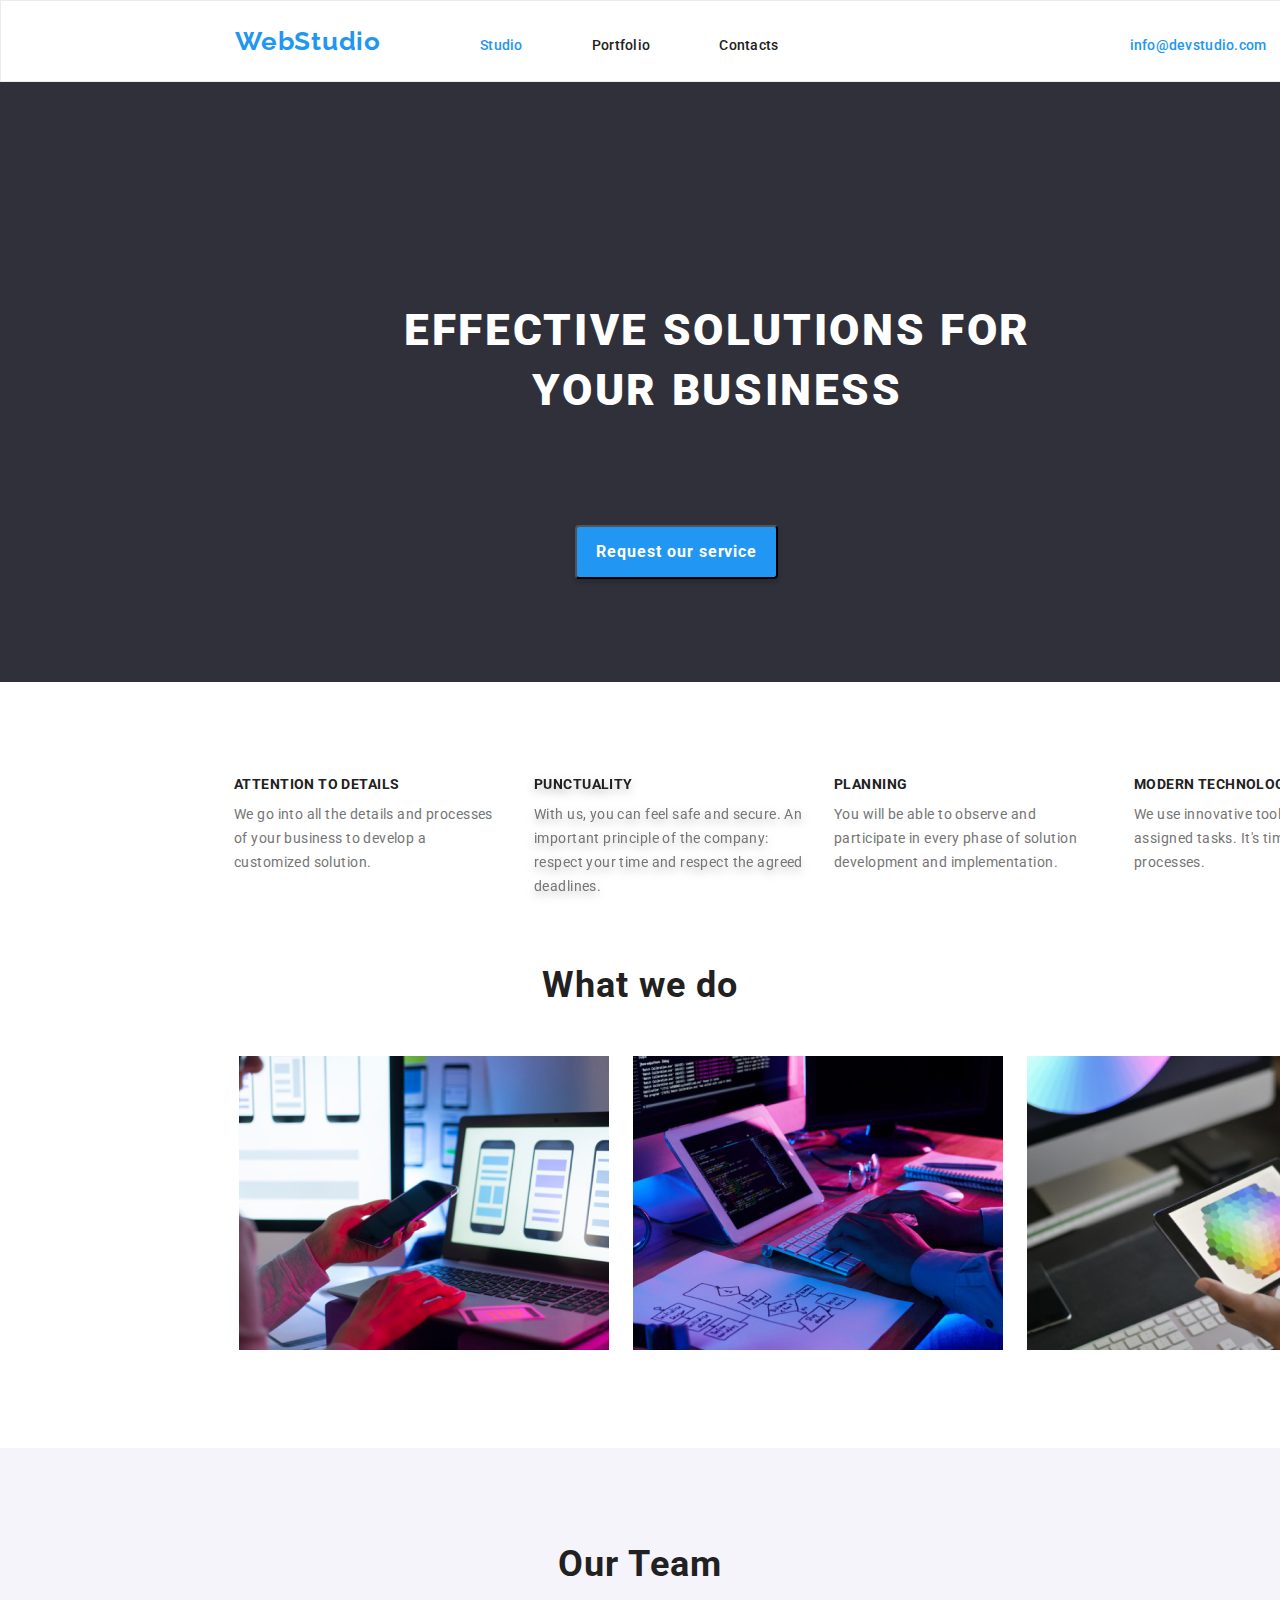
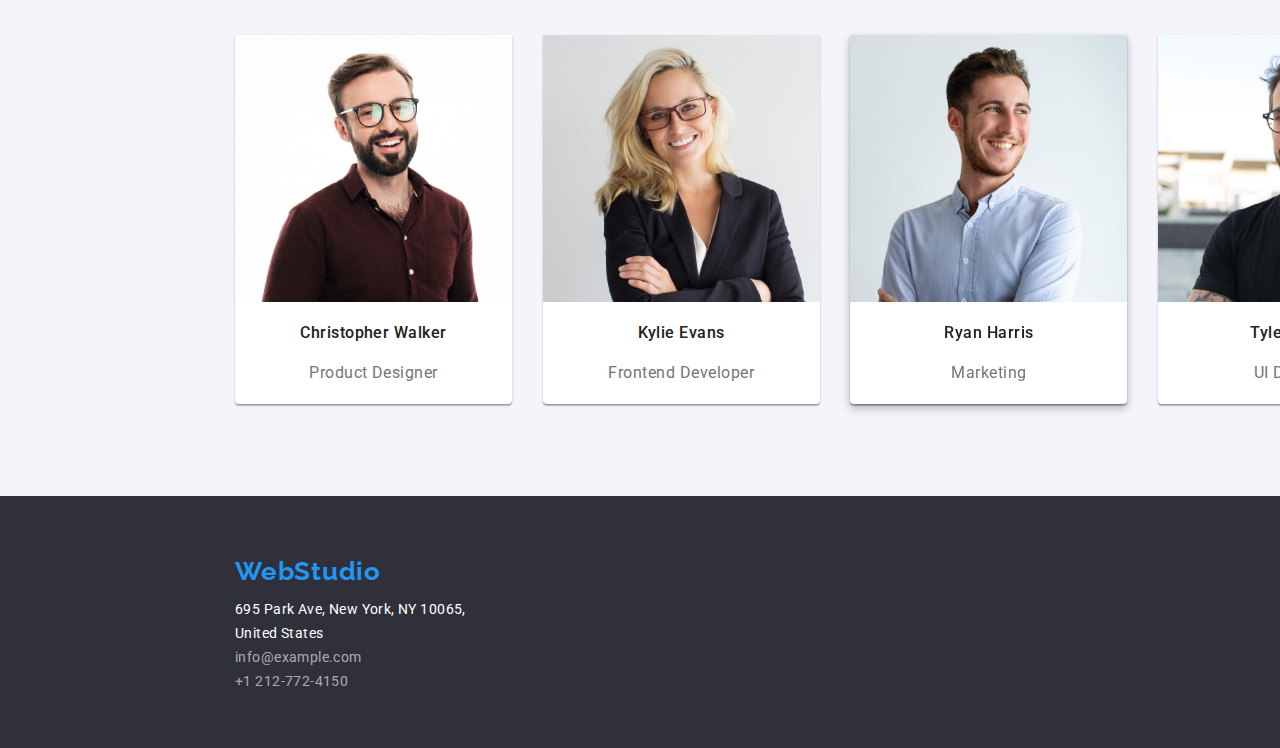
<file: index.html>
<!DOCTYPE html>
<html lang="en">
  <head>
    <meta charset="UTF-8" />
    <meta http-equiv="X-UA-Compatible" content="IE=edge" />
    <meta name="viewport" content="width=device-width, initial-scale=1.0" />
    <link rel="stylesheet" href="css/style.css" />
    <title>Document</title>
  </head>
  <body>
    <header>
      <nav class="nav-container">
        <ul class="nav-links-list">
          <li>
            <a href="index.html" class="nav-logo">WebStudio</a>
          </li>
          <li class="nav-links">
            <a href="index.html" class="current">Studio</a>
          </li>
          <li class="nav-links">
            <a href="portfolio.html">Portfolio</a>
          </li>
          <li class="nav-right" style="padding-right: 347px">
            <a href="#">Contacts</a>
          </li>
          <li class="nav-right-color" style="padding-right: 51px">
            <a href="#" class="current">info@devstudio.com</a>
          </li>
          <li class="nav-right-color">
            <a href="#">+1 212-772-4150</a>
          </li>
        </ul>
      </nav>
    </header>
    <main>
      <div class="body-container">
        <div class="container">
          <h1>EFFECTIVE SOLUTIONS FOR YOUR BUSINESS</h1>
          <button type="button">Request our service</button>
        </div>
      </div>

      <section>
        <ul class="features-container container">
          <li class="feature-item">
            <h2 class="feature-topic">ATTENTION TO DETAILS</h2>
            <p class="feature-details">
              We go into all the details and processes of your business to
              develop a customized solution.
            </p>
          </li>
          <li class="feature-item features-shadow">
            <h2 class="feature-topic">PUNCTUALITY</h2>
            <p class="feature-details">
              With us, you can feel safe and secure. An important principle of
              the company: respect your time and respect the agreed deadlines.
            </p>
          </li>
          <li class="feature-item">
            <h2 class="feature-topic">PLANNING</h2>
            <p class="feature-details">
              You will be able to observe and participate in every phase of
              solution development and implementation.
            </p>
          </li>
          <li class="feature-item">
            <h2 class="feature-topic">MODERN TECHNOLOGIES</h2>
            <p class="feature-details">
              We use innovative tools to solve assigned tasks. It's time to
              simplify work processes.
            </p>
          </li>
        </ul>
      </section>

      <section>
        <h2 class="wwd-topic">What we do</h2>
        <ul class="wwd-container container">
          <li>
            <img src="images/wwd2.jpg" alt="what we do image 1" />
          </li>
          <li>
            <img src="images/wwd1.jpg" alt="what we do image 2" />
          </li>
          <li>
            <img src="images/wwd.jpg" alt="what we do image 3" />
          </li>
        </ul>
      </section>

      <section style="padding: 0">
        <div class="team">
          <h2 class="wwd-topic team-topic">Our Team</h2>

          <ul class="our-team container">
            <li class="our-team-card">
              <img
                src="images/team/Christopher Walker.jpg"
                alt="image Christopher Walker"
              />
              <h4 class="member-name">Christopher Walker</h4>
              <h4 class="member-job">Product Designer</h4>
            </li>
            <li>
              <img src="images/team/Kylie Evans.jpg" alt="image Kylie Evans" />
              <h4 class="member-name">Kylie Evans</h4>
              <h4 class="member-job">Frontend Developer</h4>
            </li>
            <li class="shadow-box">
              <img src="images/team/Ryan Harris.jpg" alt="image Ryan Harris" />
              <h4 class="member-name">Ryan Harris</h4>
              <h4 class="member-job">Marketing</h4>
            </li>
            <li>
              <img src="images/team/Tyler Moore.jpg" alt="image Tyler Moore" />
              <h4 class="member-name">Tyler Moore</h4>
              <h4 class="member-job">UI Designer</h4>
            </li>
          </ul>
        </div>
      </section>
    </main>

    <footer>
      <div class="container" style="margin-left: 220px; padding-top: 60px">
        <a href="index.html" class="nav-logo">WebStudio</a>
        <address>
          695 Park Ave, New York, NY 10065, United States<br />
          <span class="footer-info">
            info@example.com <br />
            +1 212-772-4150
          </span>
        </address>
      </div>
    </footer>
  </body>
</html>
</file>
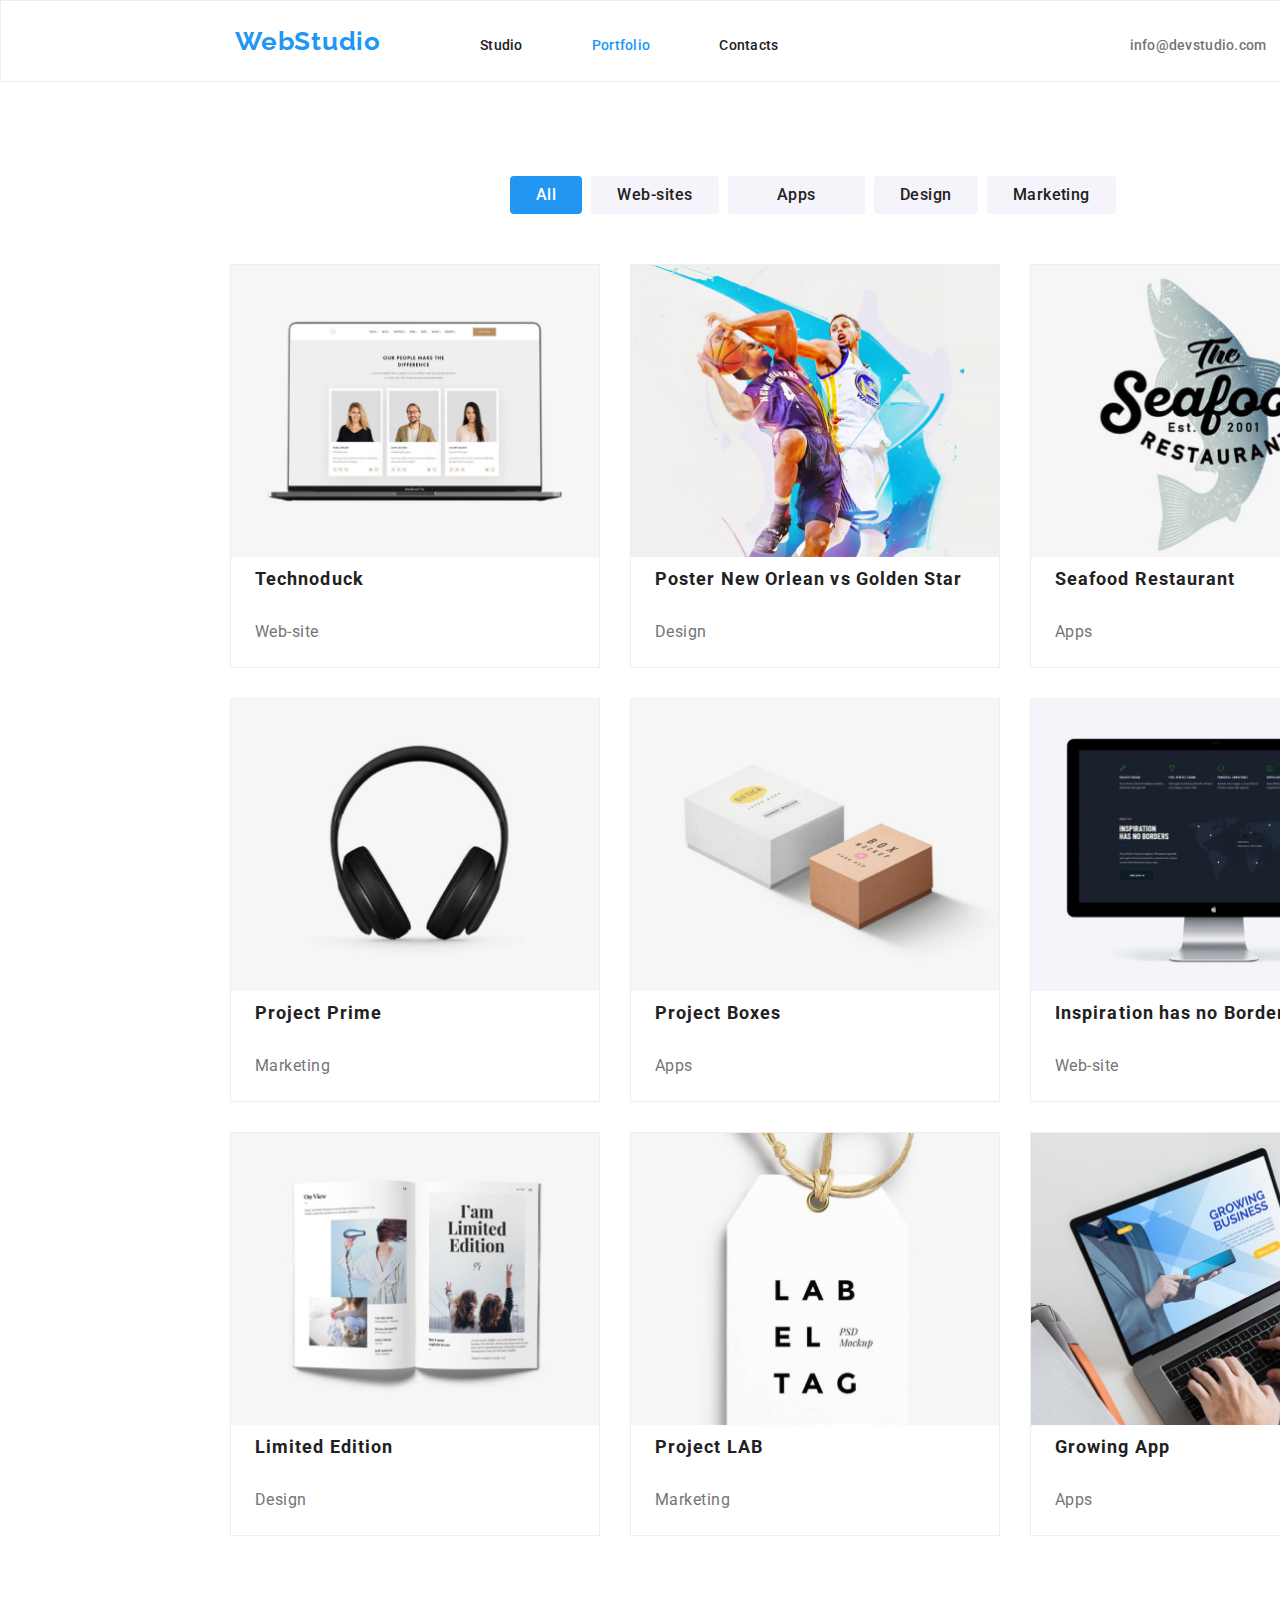
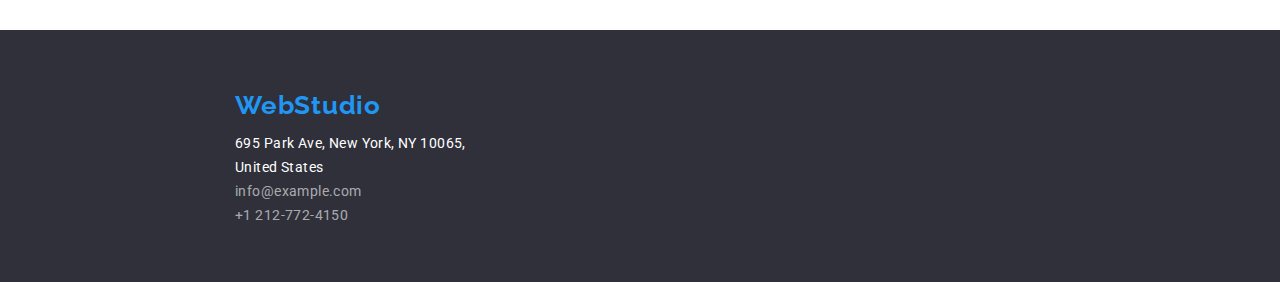
<file: portfolio.html>
<!DOCTYPE html>
<html lang="en">
  <head>
    <meta charset="UTF-8" />
    <meta http-equiv="X-UA-Compatible" content="IE=edge" />
    <meta name="viewport" content="width=device-width, initial-scale=1.0" />
    <link rel="stylesheet" href="css/style.css" />
    <title>Document</title>
  </head>
  <body>
    <header>
      <nav class="nav-container">
        <ul class="nav-links-list">
          <li>
            <a href="index.html" class="nav-logo">WebStudio</a>
          </li>
          <li class="nav-links">
            <a href="index.html">Studio</a>
          </li>
          <li class="nav-links">
            <a href="portfolio.html" class="current">Portfolio</a>
          </li>
          <li class="nav-right" style="padding-right: 347px">
            <a href="#">Contacts</a>
          </li>
          <li class="current nav-right-color" style="padding-right: 51px">
            <a href="#">info@devstudio.com</a>
          </li>
          <li class="nav-right-color">
            <a href="#">+1 212-772-4150</a>
          </li>
        </ul>
      </nav>
    </header>

    <main>
      <section class="main-body-section">
        <div class="container">
          <ul class="search-buttons">
            <li><button type="button" class="active">All</button></li>
            <li><button type="button">Web-sites</button></li>
            <li><button type="button" class="apps">Apps</button></li>
            <li><button type="button">Design</button></li>
            <li><button type="button">Marketing</button></li>
          </ul>

          <ul class="content-container">
            <li class="content-item">
              <img src="images/portfolio/img1.jpg" alt="image Web-site" />
              <h4 class="content-topic-name">Technoduck</h4>
              <h5 class="content-details">Web-site</h5>
            </li>
            <li class="content-item">
              <img src="images/portfolio/basketball.jpg" alt="image Poster" />
              <h4 class="content-topic-name">
                Poster New Orlean vs Golden Star
              </h4>
              <h5 class="content-details">Design</h5>
            </li>
            <li class="content-item">
              <img
                src="images/portfolio/seafood.jpg"
                alt="image Seafood Restaurant "
              />
              <h4 class="content-topic-name">Seafood Restaurant</h4>
              <h5 class="content-details">Apps</h5>
            </li>
            <li class="content-item">
              <img src="images/portfolio/prime.jpg" alt="image Project Prime" />
              <h4 class="content-topic-name">Project Prime</h4>
              <h5 class="content-details">Marketing</h5>
            </li>
            <li class="content-item">
              <img src="images/portfolio/boxes.jpg" alt="image Project Boxes" />
              <h4 class="content-topic-name">Project Boxes</h4>
              <h5 class="content-details">Apps</h5>
            </li>
            <li class="content-item">
              <img src="images/portfolio/website.jpg" alt="image Web-site" />
              <h4 class="content-topic-name">Inspiration has no Borders</h4>
              <h5 class="content-details">Web-site</h5>
            </li>
            <li class="content-item">
              <img src="images/portfolio/design.jpg" alt="image Design" />
              <h4 class="content-topic-name">Limited Edition</h4>
              <h5 class="content-details">Design</h5>
            </li>
            <li class="content-item">
              <img src="images/portfolio/lab.jpg" alt="image Project LAB" />
              <h4 class="content-topic-name">Project LAB</h4>
              <h5 class="content-details">Marketing</h5>
            </li>
            <li class="content-item">
              <img
                src="images/portfolio/growing app.jpg"
                alt="image Growing App"
              />
              <h4 class="content-topic-name">Growing App</h4>
              <h5 class="content-details">Apps</h5>
            </li>
          </ul>
        </div>
      </section>
    </main>
    <footer>
      <div class="container" style="margin-left: 220px; padding-top: 60px">
        <a href="index.html" class="nav-logo">WebStudio</a>
        <address>
          695 Park Ave, New York, NY 10065, United States<br />
          <span class="footer-info">
            info@example.com <br />
            +1 212-772-4150
          </span>
        </address>
      </div>
    </footer>
  </body>
</html>
</file>
<file: css/style.css>
@import url("https://fonts.googleapis.com/css2?family=Raleway:wght@700&family=Roboto:wght@400;500;700;900&display=swap");

body {
  margin: 0;
  padding: 0;
  box-sizing: border-box;
  --main-color: #212121;
  --background-body: #2f303a;
  color: var(--main-color);
  font-family: "Roboto", sans-serif;
  font-style: normal;
  --topics-color: #2196f3;
  --color-pargraph: #757575;
  --color-buttons: #ffffff;
  --background-team: #f5f4fa;
  --border-color: #eeeeee;
  width: 100%;
}

li,
a,
button {
  font-family: "Roboto", sans-serif;
  font-style: normal;
  text-decoration: none;
  list-style: none;
  color: inherit;
}
a {
  font-weight: 500;
  font-size: 14px;
  line-height: 16px;
  letter-spacing: 0.02em;
}
img {
  display: block;
  max-width: 100%;
  height: auto;
}
ul {
  padding: 0;
  margin: 0;
}
section {
  width: 100%;
  padding-top: 94px;
  padding-bottom: 94px;
}
header {
  border: 1px solid #ececec;
  height: 80px;
  width: 100%;
}
.nav-container {
  width: 1200px;
  margin-left: 219px;
  padding-left: 15px;
  padding-right: 15px;
}
.nav-logo {
  font-family: "Raleway", sans-serif;
  font-weight: 700;
  font-size: 26px;
  line-height: 31px;
  letter-spacing: 0.03em;
  margin-right: 95px;
  width: 148px;
  color: var(--topics-color);
}

.current {
  color: var(--topics-color);
}

.nav-links-list li {
  display: inline-block;
  margin: 0;
  padding-top: 25px;
}
.nav-links {
  padding-right: 65px;
}
.nav-links li a {
  transition: all 0.3s ease 0s;
}

.nav-links-list li a:hover,
.nav-links-list li a:focus {
  color: var(--topics-color);
}
.nav-right-color {
  color: var(--color-pargraph);
}
.body-container {
  height: 600px;
  background-color: var(--background-body);
}
.container {
  width: 1200px;
  padding-left: 15px;
  padding-right: 15px;
}

.body-container h1 {
  color: var(--color-buttons);
  font-weight: 900;
  font-size: 44px;
  line-height: 60px;
  text-align: center;
  letter-spacing: 0.06em;
  text-transform: uppercase;
  width: 712px;
  margin: 0;
  position: absolute;
  top: 33.33%;
  left: 28.25%;
}
.body-container button {
  background: rgba(33, 150, 243, 1);
  border-radius: 4px;
  padding: 10px 19px;
  font-weight: 700;
  font-size: 16px;
  line-height: 30px;
  letter-spacing: 0.06em;
  color: var(--color-buttons);
  cursor: pointer;
  transition: all 0.3s ease 0s;
  box-shadow: 0px 4px 4px rgba(0, 0, 0, 0.15);
  position: absolute;
  left: 44.93%;
  top: 58.33%;
}
.body-container button:hover,
.body-container button:focus {
  background: rgba(33, 150, 243, 0.8);
}
.features-container {
  display: flex;
  /* height: 103px; */
  position: absolute;
  left: 219px;
}
.feature-item {
  width: 270px;
  height: 101px;
  padding-right: 30px;
}
.feature-topic {
  height: 16px;
  font-size: 14px;
  line-height: 16px;
  letter-spacing: 0.03em;
  text-transform: uppercase;
  margin-bottom: 10px;
  margin-top: 0;
}
.features-shadow {
  filter: drop-shadow(0px 4px 4px rgba(0, 0, 0, 0.25));
}
.feature-details {
  margin: 0;
  font-size: 14px;
  line-height: 24px;
  letter-spacing: 0.03em;
  color: var(--color-pargraph);
}
.wwd-container {
  /* height: 386px; */
  /* position: absolute;
  left: 239px; */
  padding-left: 239px;
}
.wwd-topic {
  text-align: center;
  height: 42px;
  font-weight: 700;
  font-size: 36px;
  line-height: 42px;
  letter-spacing: 0.03em;
  margin-bottom: 50px;
  margin-top: 0;
  /* position: absolute;
  left: 715px; */
}
.wwd-container li {
  display: inline-block;
  padding-right: 20px;
}
.team {
  background-color: var(--background-team);
  height: 648px;
  /* display: flex; */
  /* flex-direction: column; */
}
.team-topic {
  padding-top: 95px;
  padding-bottom: 50px;
  margin: 0;
}
.our-team {
  display: flex;
  gap: 30.7px;
  /* margin: 0 220px 95px 220px; */
  margin-left: 220px;
}
.our-team li {
  background-color: var(--color-buttons);
  box-shadow: 0px 1px 3px rgba(0, 0, 0, 0.12), 0px 1px 1px rgba(0, 0, 0, 0.14),
    0px 2px 1px rgba(0, 0, 0, 0.2);
  border-radius: 0px 0px 4px 4px;
}
.our-team .shadow-box {
  filter: drop-shadow(0px 4px 4px rgba(0, 0, 0, 0.25));
}
.our-team .member-name {
  font-weight: 500;
  font-size: 16px;
  line-height: 19px;
  text-align: center;
  letter-spacing: 0.03em;
}
.our-team .member-job {
  font-weight: 400;
  font-size: 16px;
  line-height: 19px;
  text-align: center;
  letter-spacing: 0.03em;
  color: var(--color-pargraph);
}

footer {
  background-color: var(--background-body);
  color: var(--color-buttons);
  width: 100%;
  height: 252px;
}

footer address {
  width: 236px;
  height: 92px;
  margin-top: 10px;
  font-style: normal;
  font-weight: 400;
  font-size: 14px;
  line-height: 24px;
  letter-spacing: 0.03em;
  color: var(--color-buttons);
}
.footer-info {
  color: rgb(255, 255, 255, 0.6);
}

.main-body-section {
  height: 1360px;
  margin-left: 215px;
}
.search-buttons {
  width: 611px;
  height: 54px;
  margin: 0px 280px 34px 280px;
}
.search-buttons li {
  display: inline-block;
  padding-right: 5px;
}
.search-buttons .apps {
  padding: 6px 49px;
}
.search-buttons li button {
  background: var(--background-team);
  border-radius: 4px;
  border: none;
  height: 38px;
  font-weight: 500;
  font-size: 16px;
  line-height: 26px;
  text-align: center;
  letter-spacing: 0.03em;
  cursor: pointer;
  padding: 6px 26px;
}

.search-buttons li button:hover,
.search-buttons li button:focus {
  background-color: var(--topics-color);
  color: var(--color-buttons);
}

.search-buttons li .active {
  background-color: var(--topics-color);
  color: var(--color-buttons);
}

.content-container {
  display: flex;
  flex-wrap: wrap;
  gap: 30px;
}
.content-item {
  width: 370px;
  height: 404px;
  box-sizing: border-box;
  background: var(--color-buttons);
  border: 1px solid var(--border-color);
}

.content-topic-name {
  font-weight: 700;
  font-size: 18px;
  line-height: 36px;
  letter-spacing: 0.06em;
  margin: 4px 0px 20px 24px;
}

.content-details {
  font-weight: 400;
  font-size: 16px;
  line-height: 30px;
  letter-spacing: 0.03em;
  color: var(--color-pargraph);
  margin: 0px 0px 0px 24px;
}
</file>
